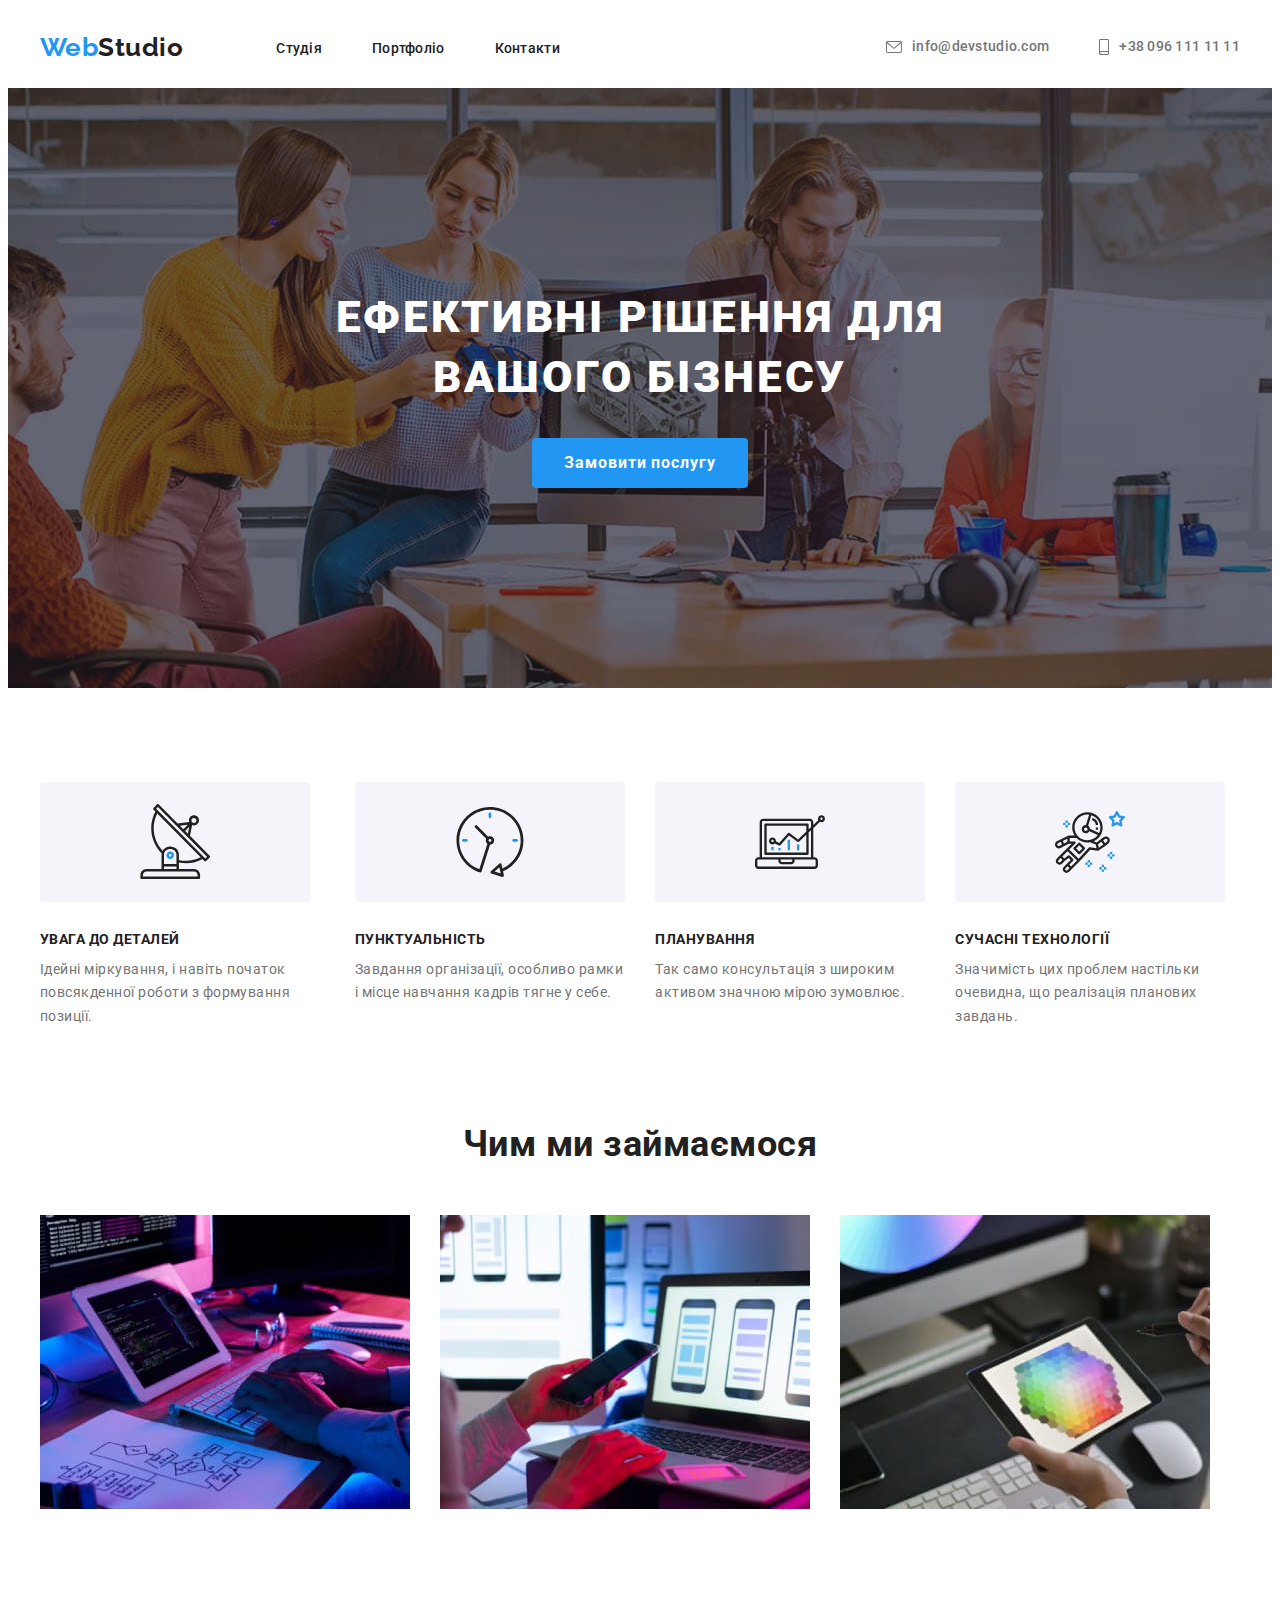
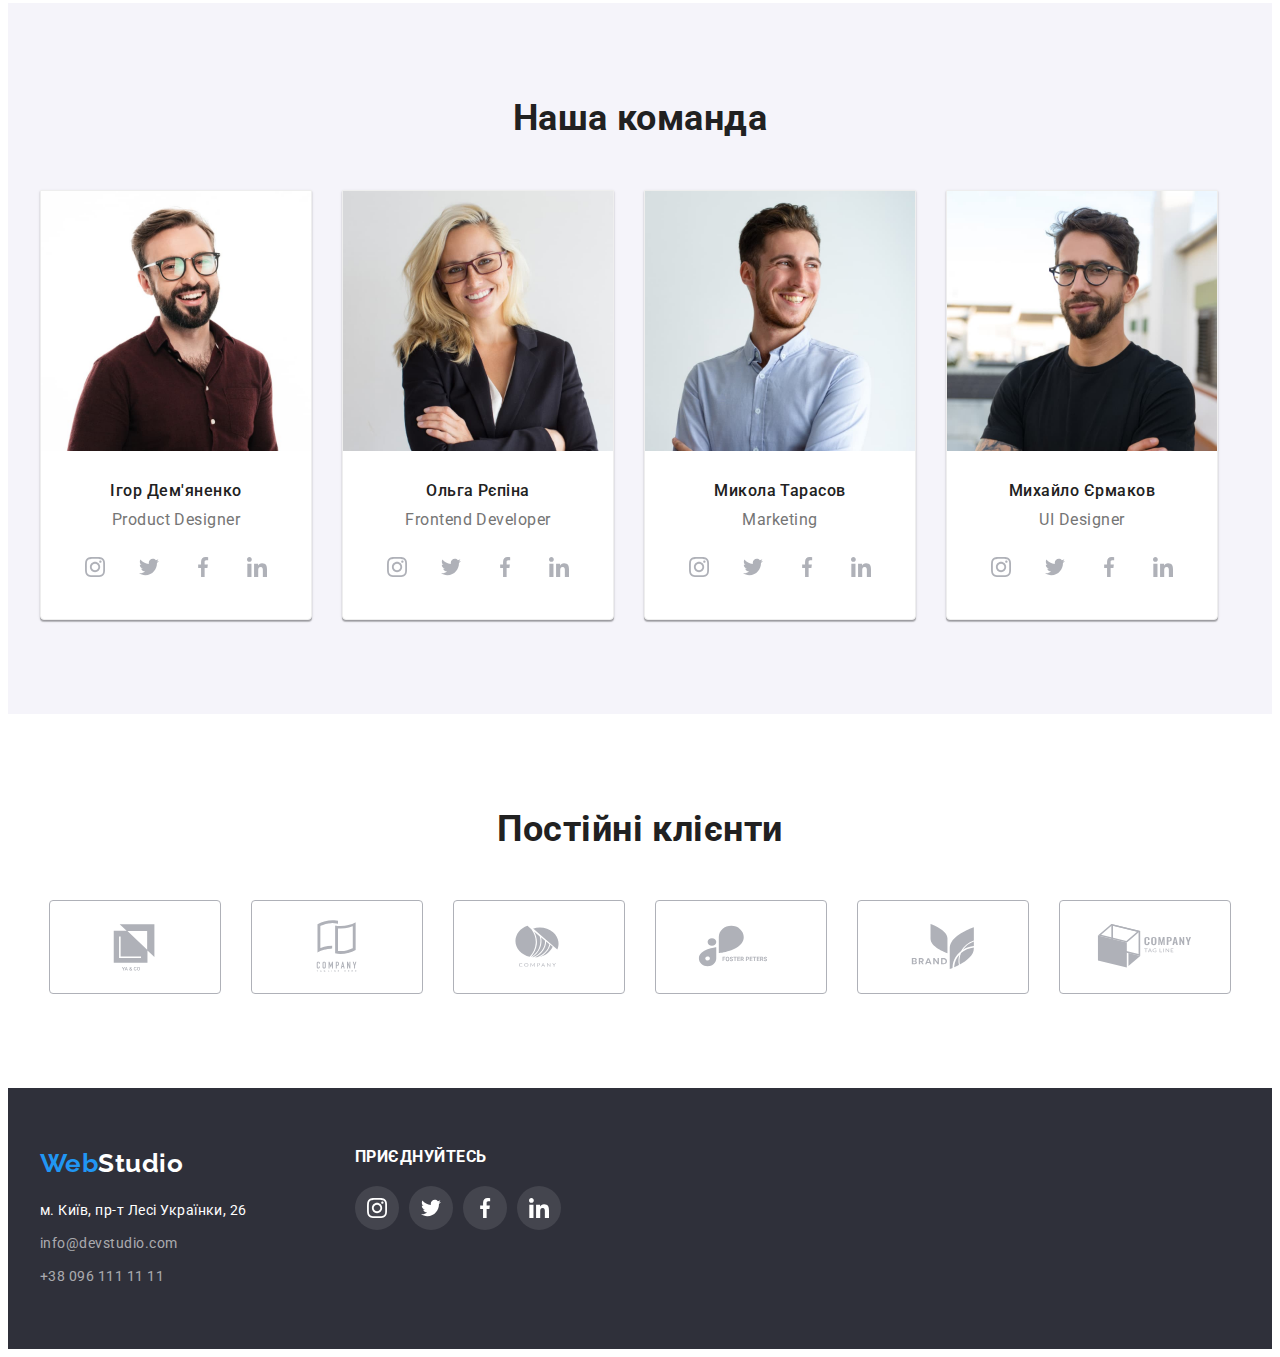
<file: index.html>
<!DOCTYPE html>
<html lang="uk">
  <head>
    <meta charset="UTF-8" />
    <meta http-equiv="X-UA-Compatible" content="IE=edge" />
    <meta name="viewport" content="width=device-width, initial-scale=1.0" />
    <title lang="en">WebStudio</title>
    <link rel="preconnect" href="https://fonts.googleapis.com" />
    <link rel="preconnect" href="https://fonts.gstatic.com" crossorigin />
    <link rel="preconnect" href="https://fonts.googleapis.com" />
    <link rel="preconnect" href="https://fonts.gstatic.com" crossorigin />
    <link
      href="https://fonts.googleapis.com/css2?family=Raleway:wght@700&family=Roboto:wght@400;500;700;900&display=swap"
      rel="stylesheet"
    />
    <link
      rel="stylesheet"
      href="https://cdnjs.cloudflare.com/ajax/libs/modern-normalize/1.1.0/modern-normalize.min.css"
      integrity="sha512-wpPYUAdjBVSE4KJnH1VR1HeZfpl1ub8YT/NKx4PuQ5NmX2tKuGu6U/JRp5y+Y8XG2tV+wKQpNHVUX03MfMFn9Q=="
      crossorigin="anonymous"
      referrerpolicy="no-referrer"
    />
    <link rel="stylesheet" href="./css/styles.css" />
  </head>
  <body>
    <!--HEDER-->
    <header>
      <section class="main-heder">
        <div class="container heder-container">
          <nav class="navigation">
            <a class="logo link" href="./index.html" lang="en">
              <span class="logo-white-item">Web</span>Studio</a
            >
            <ul class="menu list heder-navigation">
              <li class="menu-item">
                <a class="menu-link link" href="./index.html"> Студія</a>
              </li>
              <li class="menu-item">
                <a class="menu-link link" href="./portfolio.html"> Портфоліо</a>
              </li>
              <li class="menu-item">
                <a class="menu-link link" href="#">Контакти</a>
              </li>
            </ul>
          </nav>
          <ul class="contact-list list heder-contact-list">
            <li class="contact-item">
              <a class="contact-item link" href="mailto:info@devstudio.com">
                <svg class="icon-heder" width="16" height="12">
                  <use href="./images/symbol-defs.svg#icon-envelope"></use>
                </svg>
                info@devstudio.com</a
              >
            </li>
            <li class="contact-item">
              <a class="contact-item link" href="tel:+380961111111">
                <svg class="icon-heder" width="10" height="16">
                  <use href="./images/symbol-defs.svg#icon-smartphone"></use>
                </svg>
                +38 096 111 11 11</a
              >
            </li>
          </ul>
        </div>
      </section>
    </header>
    <main>
      <!-- HERO-->
      <section class="banner">
        <div class="container">
          <h1 class="banner-tex">Ефективні рішення для вашого бізнесу</h1>
          <button class="modal-btn" type="button">Замовити послугу</button>
        </div>
      </section>
      <section class="section-margin">
        <div class="container">
          <h2 class="visually-hidden">Наші переваги</h2>
          <ul class="hero-content list">
            <li class="hero-list icon-group">
              <h3 class="hero-title">УВАГА ДО ДЕТАЛЕЙ</h3>
              <p class="hero-item">
                Ідейні міркування, і навіть початок повсякденної роботи з
                формування позиції.
              </p>
            </li>
            <li class="hero-list icon-clock">
              <h3 class="hero-title">ПУНКТУАЛЬНІСТЬ</h3>
              <p class="hero-item">
                Завдання організації, особливо рамки і місце навчання кадрів
                тягне у себе.
              </p>
            </li>
            <li class="hero-list icon-diagram">
              <h3 class="hero-title">ПЛАНУВАННЯ</h3>
              <p class="hero-item">
                Так само консультація з широким активом значною мірою зумовлює.
              </p>
            </li>
            <li class="hero-list icon-astronaut">
              <h3 class="hero-title">СУЧАСНІ ТЕХНОЛОГІЇ</h3>
              <p class="hero-item">
                Значимість цих проблем настільки очевидна, що реалізація
                планових завдань.
              </p>
            </li>
          </ul>
        </div>
      </section>
      <section class="section-work">
        <div class="container">
          <h2 class="hero-title-list">Чим ми займаємося</h2>
          <ul class="about-list list">
            <li>
              <img
                src="./images/work/writ-code.jpg"
                alt="пишуть код"
                width="370"
                height="294"
              />
            </li>
            <li>
              <img
                src="./images/work/check-images-on-phones.jpg"
                alt="звірюють стилі відображення у телефоні"
                width="370"
                height="294"
              />
            </li>
            <li>
              <img
                src="./images/work/compare-the-color-quality.jpg"
                alt="перевіряють якість відображення кольорів"
                width="370"
                height="294"
              />
            </li>
          </ul>
        </div>
      </section>
      <section class="section-margin-team">
        <div class="container">
          <h2 class="hero-title-list">Наша команда</h2>
          <ul class="list team">
            <li class="team-item">
              <img
                src="./images/team/product-designer.jpg"
                alt="Фото дизайнера продукту"
                width="270"
                height="260"
              />
              <div class="name-profession">
                <h3 class="hero-name-list">Ігор Дем'яненко</h3>
                <p class="hero-profession-list" lang="en">Product Designer</p>
                <ul class="team-networks">
                  <li>
                    <a class="team-soc-link" href="">
                      <svg class="icon-soc-team" width="20" height="20">
                        <use
                          href="./images/symbol-defs.svg#icon-instagram"
                        ></use>
                      </svg>
                    </a>
                  </li>
                  <li>
                    <a class="team-soc-link" href="">
                      <svg class="icon-soc-team" width="20" height="20">
                        <use href="./images/symbol-defs.svg#icon-twitter"></use>
                      </svg>
                    </a>
                  </li>
                  <li>
                    <a class="team-soc-link" href="">
                      <svg class="icon-soc-team" width="20" height="20">
                        <use
                          href="./images/symbol-defs.svg#icon-facebook"
                        ></use>
                      </svg>
                    </a>
                  </li>
                  <li>
                    <a class="team-soc-link" href="">
                      <svg class="icon-soc-team" width="20" height="20">
                        <use
                          href="./images/symbol-defs.svg#icon-linkedin"
                        ></use>
                      </svg>
                    </a>
                  </li>
                </ul>
              </div>
            </li>
            <li class="team-item">
              <img
                src="./images/team/frontend-developer.jpg"
                alt="Фото розробника інтерфейсу"
                width="270"
                height="260"
              />
              <div class="name-profession">
                <h3 class="hero-name-list">Ольга Рєпіна</h3>
                <p class="hero-profession-list" lang="en">Frontend Developer</p>
                <ul class="team-networks">
                  <li>
                    <a class="team-soc-link" href="">
                      <svg class="icon-soc-team" width="20" height="20">
                        <use
                          href="./images/symbol-defs.svg#icon-instagram"
                        ></use>
                      </svg>
                    </a>
                  </li>
                  <li>
                    <a class="team-soc-link" href="">
                      <svg class="icon-soc-team" width="20" height="20">
                        <use href="./images/symbol-defs.svg#icon-twitter"></use>
                      </svg>
                    </a>
                  </li>
                  <li>
                    <a class="team-soc-link" href="">
                      <svg class="icon-soc-team" width="20" height="20">
                        <use
                          href="./images/symbol-defs.svg#icon-facebook"
                        ></use>
                      </svg>
                    </a>
                  </li>
                  <li>
                    <a class="team-soc-link" href="">
                      <svg class="icon-soc-team" width="20" height="20">
                        <use
                          href="./images/symbol-defs.svg#icon-linkedin"
                        ></use>
                      </svg>
                    </a>
                  </li>
                </ul>
              </div>
            </li>
            <li class="team-item">
              <img
                src="./images/team/marketing.jpg"
                alt="Фото маркетолога"
                width="270"
                height="260"
              />
              <div class="name-profession">
                <h3 class="hero-name-list">Микола Тарасов</h3>
                <p class="hero-profession-list" lang="en">Marketing</p>
                <ul class="team-networks">
                  <li>
                    <a class="team-soc-link" href="">
                      <svg class="icon-soc-team" width="20" height="20">
                        <use
                          href="./images/symbol-defs.svg#icon-instagram"
                        ></use>
                      </svg>
                    </a>
                  </li>
                  <li>
                    <a class="team-soc-link" href="">
                      <svg class="icon-soc-team" width="20" height="20">
                        <use href="./images/symbol-defs.svg#icon-twitter"></use>
                      </svg>
                    </a>
                  </li>
                  <li>
                    <a class="team-soc-link" href="">
                      <svg class="icon-soc-team" width="20" height="20">
                        <use
                          href="./images/symbol-defs.svg#icon-facebook"
                        ></use>
                      </svg>
                    </a>
                  </li>
                  <li>
                    <a class="team-soc-link" href="">
                      <svg class="icon-soc-team" width="20" height="20">
                        <use
                          href="./images/symbol-defs.svg#icon-linkedin"
                        ></use>
                      </svg>
                    </a>
                  </li>
                </ul>
              </div>
            </li>
            <li class="team-item">
              <img
                src="./images/team/ui-designer.jpg"
                alt="Фото дизайнера інтерфейсу користувача"
                width="270"
                height="260"
              />
              <div class="name-profession">
                <h3 class="hero-name-list">Михайло Єрмаков</h3>
                <p class="hero-profession-list" lang="en">UI Designer</p>
                <ul class="team-networks">
                  <li>
                    <a class="team-soc-link" href="">
                      <svg class="icon-soc-team" width="20" height="20">
                        <use
                          href="./images/symbol-defs.svg#icon-instagram"
                        ></use>
                      </svg>
                    </a>
                  </li>
                  <li>
                    <a class="team-soc-link" href="">
                      <svg class="icon-soc-team" width="20" height="20">
                        <use href="./images/symbol-defs.svg#icon-twitter"></use>
                      </svg>
                    </a>
                  </li>
                  <li>
                    <a class="team-soc-link" href="">
                      <svg class="icon-soc-team" width="20" height="20">
                        <use
                          href="./images/symbol-defs.svg#icon-facebook"
                        ></use>
                      </svg>
                    </a>
                  </li>
                  <li>
                    <a class="team-soc-link" href="">
                      <svg class="icon-soc-team" width="20" height="20">
                        <use
                          href="./images/symbol-defs.svg#icon-linkedin"
                        ></use>
                      </svg>
                    </a>
                  </li>
                </ul>
              </div>
            </li>
          </ul>
        </div>
      </section>
      <section class="section-margin">
        <div class="container">
          <h2 class="hero-title-list">Постійні клієнти</h2>
          <ul class="client-list">
            <li class="client-item">
              <a class="client-link" href="">
                <svg class="icon-client" width="106" height="60">
                  <use href="./images/symbol-defs.svg#icon-logo"></use>
                </svg>
              </a>
            </li>
            <li class="client-item">
              <a class="client-link" href="">
                <svg class="icon-client" width="106" height="60">
                  <use href="./images/symbol-defs.svg#icon-logo-1"></use>
                </svg>
              </a>
            </li>
            <li class="client-item">
              <a class="client-link" href="">
                <svg class="icon-client" width="106" height="60">
                  <use href="./images/symbol-defs.svg#icon-logo-2"></use>
                </svg>
              </a>
            </li>
            <li class="client-item">
              <a class="client-link" href="">
                <svg class="icon-client" width="106" height="60">
                  <use href="./images/symbol-defs.svg#icon-logo-3"></use>
                </svg>
              </a>
            </li>
            <li class="client-item">
              <a class="client-link" href="">
                <svg class="icon-client" width="106" height="60">
                  <use href="./images/symbol-defs.svg#icon-logo-4"></use>
                </svg>
              </a>
            </li>
            <li class="client-item">
              <a class="client-link" href="">
                <svg class="icon-client" width="106" height="60">
                  <use href="./images/symbol-defs.svg#icon-logo-5"></use>
                </svg>
              </a>
            </li>
          </ul>
        </div>
      </section>
    </main>
    <!-- FOOTER-->
    <footer>
      <section class="contact-info-section">
        <div class="container footer-container">
          <div class="contact-weight">
            <a class="logo-dark-item link" href="./index.html" lang="en">
              <span class="logo-white-item">Web</span
              ><span class="logo-dark-item">Studio</span></a
            >
            <address>
              <ul class="list">
                <li class="contact-info">
                  <a
                    class="contact-list-address link"
                    href="https://goo.gl/maps/WyzhJ1hvfshXuvsUA"
                    target="_blank"
                    rel="noopener noreferrer"
                    >м. Київ, пр-т Лесі Українки, 26</a
                  >
                </li>
                <li class="contact-info">
                  <a
                    class="contact-list-link link"
                    href="mailto:info@devstudio.com"
                    >info@devstudio.com</a
                  >
                </li>
                <li class="contact-info">
                  <a class="contact-list-link link" href="tel:+380961111111">
                    +38 096 111 11 11</a
                  >
                </li>
              </ul>
            </address>
          </div>
          <div class="">
            <h3 class="footer-soc-header">приєднуйтесь</h3>
            <ul class="footer-soc-list">
              <li>
                <a class="footer-soc-link" href="">
                  <svg class="footer-soc-icon" width="20" height="20">
                    <use href="./images/symbol-defs.svg#icon-instagram"></use>
                  </svg>
                </a>
              </li>
              <li>
                <a class="footer-soc-link" href="">
                  <svg class="footer-soc-icon" width="20" height="20">
                    <use href="./images/symbol-defs.svg#icon-twitter"></use>
                  </svg>
                </a>
              </li>
              <li>
                <a class="footer-soc-link" href="">
                  <svg class="footer-soc-icon" width="20" height="20">
                    <use href="./images/symbol-defs.svg#icon-facebook"></use>
                  </svg>
                </a>
              </li>
              <li>
                <a class="footer-soc-link" href="">
                  <svg class="footer-soc-icon" width="20" height="20">
                    <use href="./images/symbol-defs.svg#icon-linkedin"></use>
                  </svg>
                </a>
              </li>
            </ul>
          </div>
        </div>
      </section>
    </footer>
  </body>
</html>
</file>
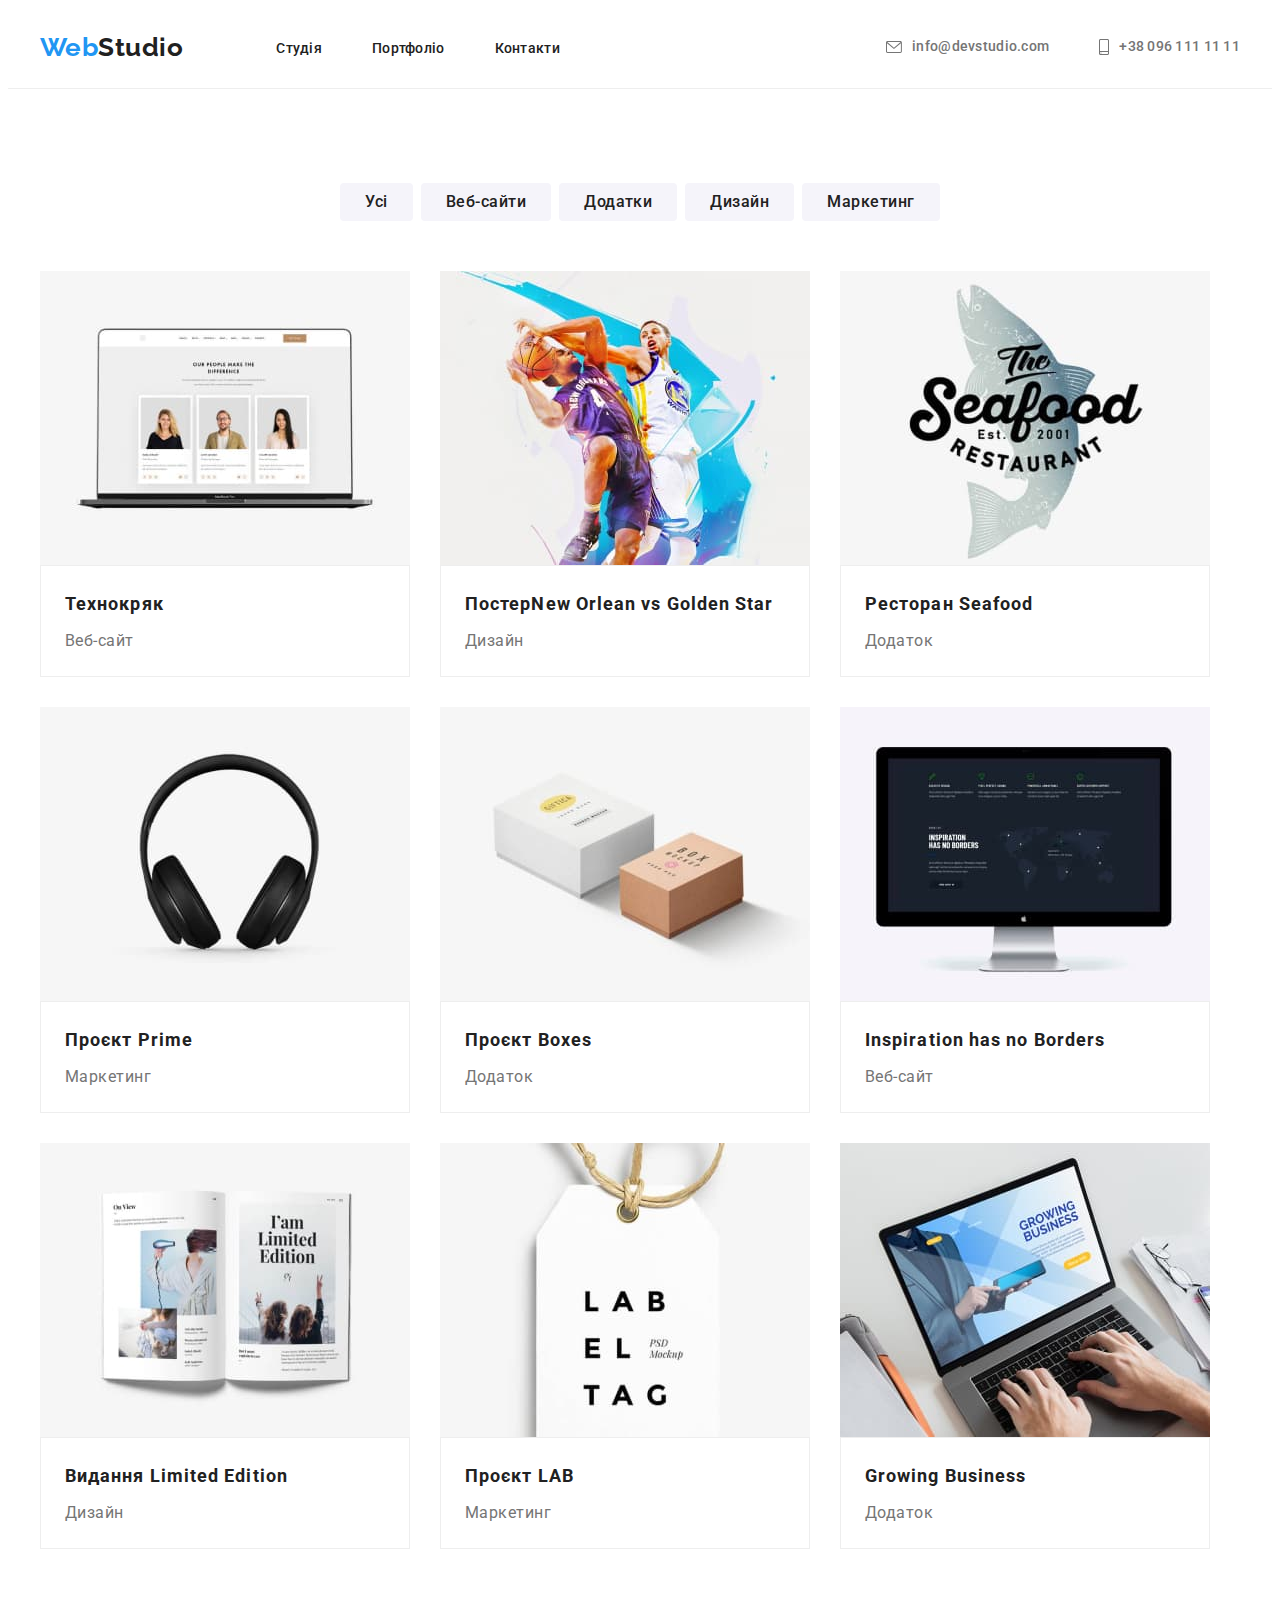
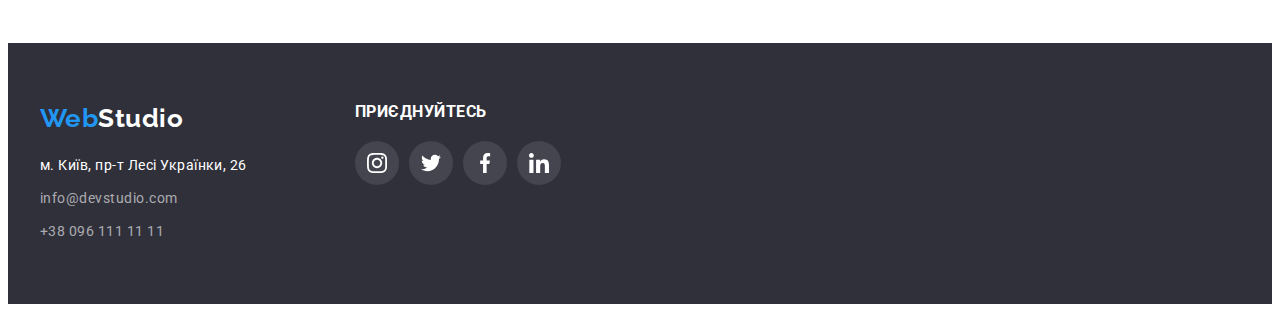
<file: portfolio.html>
<!DOCTYPE html>
<html lang="uk">
  <head>
    <meta charset="UTF-8" />
    <meta http-equiv="X-UA-Compatible" content="IE=edge" />
    <meta name="viewport" content="width=device-width, initial-scale=1.0" />
    <title lang="en">WebStudio</title>
    <link rel="preconnect" href="https://fonts.googleapis.com" />
    <link rel="preconnect" href="https://fonts.gstatic.com" crossorigin />
    <link rel="preconnect" href="https://fonts.googleapis.com" />
    <link rel="preconnect" href="https://fonts.gstatic.com" crossorigin />
    <link
      href="https://fonts.googleapis.com/css2?family=Raleway:wght@700&family=Roboto:wght@400;500;700;900&display=swap"
      rel="stylesheet"
    />
    <link
      rel="stylesheet"
      href="https://cdnjs.cloudflare.com/ajax/libs/modern-normalize/1.1.0/modern-normalize.min.css"
      integrity="sha512-wpPYUAdjBVSE4KJnH1VR1HeZfpl1ub8YT/NKx4PuQ5NmX2tKuGu6U/JRp5y+Y8XG2tV+wKQpNHVUX03MfMFn9Q=="
      crossorigin="anonymous"
      referrerpolicy="no-referrer"
    />
    <link rel="stylesheet" href="./css/styles.css" />
  </head>
  <body>
    <!--HEDER-->
    <header class="main-heder heder-portfolio">
      <div class="container heder-container">
        <nav class="navigation">
          <a class="logo link" href="./index.html" lang="en">
            <span class="logo-white-item">Web</span>Studio</a
          >
          <ul class="menu list heder-navigation">
            <li class="menu-item">
              <a class="menu-link link" href="./index.html"> Студія</a>
            </li>
            <li class="menu-item">
              <a class="menu-link link" href="./portfolio.html"> Портфоліо</a>
            </li>
            <li class="menu-item">
              <a class="menu-link link" href="#">Контакти</a>
            </li>
          </ul>
        </nav>
        <ul class="contact-list list heder-contact-list">
          <li class="contact-item">
            <a class="contact-item link" href="mailto:info@devstudio.com">
              <svg class="icon-heder" width="16" height="12">
                <use href="./images/symbol-defs.svg#icon-envelope"></use>
              </svg>
              info@devstudio.com</a
            >
          </li>
          <li class="contact-item">
            <a class="contact-item link" href="tel:+380961111111">
              <svg class="icon-heder" width="10" height="16">
                <use href="./images/symbol-defs.svg#icon-smartphone"></use>
              </svg>
              +38 096 111 11 11</a
            >
          </li>
        </ul>
      </div>
    </header>
    <!-- HERO-->
    <main>
      <section class="section-margin">
        <div class="container">
          <h1 class="visually-hidden">Фильтри продуктів</h1>
          <ul class="list product">
            <li>
              <button class="modal-filter-btn" type="button">Усі</button>
            </li>
            <li>
              <button class="modal-filter-btn" type="button">Веб-сайти</button>
            </li>
            <li>
              <button class="modal-filter-btn" type="button">Додатки</button>
            </li>
            <li>
              <button class="modal-filter-btn" type="button">Дизайн</button>
            </li>
            <li>
              <button class="modal-filter-btn" type="button">Маркетинг</button>
            </li>
          </ul>
        </div>
        <div class="container">
          <ul class="list product-item">
            <li class="product-list">
              <img
                src="./images/content/technocrack.jpg"
                alt="Фото відображення веб-сайту"
                width="370"
                height="294"
              />
              <div class="product-tex">
                <h2 class="hero-content-list">Технокряк</h2>
                <p class="hero-content-item">Веб-сайт</p>
              </div>
            </li>
            <li class="product-list">
              <img
                src="./images/content/new-orlean-vs-golden-star.jpg"
                alt="Фото з прикладом використання дизайна"
                width="370"
                height="294"
              />
              <div class="product-tex">
                <h2 class="hero-content-list">
                  Постер<span lang="en">New Orlean vs Golden Star</span>
                </h2>
                <p class="hero-content-item">Дизайн</p>
              </div>
            </li>
            <li class="product-list">
              <img
                src="./images/content/restaurant-seafood.jpg"
                alt="Фото з логотопом ресторану"
                width="370"
                height="294"
              />
              <div class="product-tex">
                <h2 class="hero-content-list">
                  Ресторан <span lang="en">Seafood</span>
                </h2>
                <p class="hero-content-item">Додаток</p>
              </div>
            </li>
            <li class="product-list">
              <img
                src="./images/content/project-prime.jpg"
                alt="Фото гарнітури"
                width="370"
                height="294"
              />
              <div class="product-tex">
                <h2 class="hero-content-list">
                  Проєкт <span lang="en">Prime</span>
                </h2>
                <p class="hero-content-item">Маркетинг</p>
              </div>
            </li>
            <li class="product-list">
              <img
                src="./images/content/project-boxes.jpg"
                alt="Фото з коробками"
                width="370"
                height="294"
              />
              <div class="product-tex">
                <h2 class="hero-content-list">
                  Проєкт <span lang="en">Boxes</span>
                </h2>
                <p class="hero-content-item">Додаток</p>
              </div>
            </li>
            <li class="product-list">
              <img
                src="./images/content/inspiration-has-no-borders.jpg"
                alt="Фото відображення веб-сайту на моніторі"
                width="370"
                height="294"
              />
              <div class="product-tex">
                <h2 class="hero-content-list" lang="en">
                  Inspiration has no Borders
                </h2>
                <p class="hero-content-item">Веб-сайт</p>
              </div>
            </li>
            <li class="product-list">
              <img
                src="./images/content/limited-edition.jpg"
                alt="Фото з прикладом дизайна в жулналі"
                width="370"
                height="294"
              />
              <div class="product-tex">
                <h2 class="hero-content-list">
                  Видання <span lang="en">Limited Edition</span>
                </h2>
                <p class="hero-content-item" lang="en">Дизайн</p>
              </div>
            </li>
            <li class="product-list">
              <img
                src="./images/content/project-lab.jpg"
                alt="Фото логотипу проєкту"
                width="370"
                height="294"
              />
              <div class="product-tex">
                <h2 class="hero-content-list">
                  Проєкт <span lang="en">LAB</span>
                </h2>
                <p class="hero-content-item">Маркетинг</p>
              </div>
            </li>
            <li class="product-list">
              <img
                src="./images/content/growing-business.jpg"
                alt="Фото роботи з ноутбуком"
                width="370"
                height="294"
              />
              <div class="product-tex">
                <h2 class="hero-content-list" lang="en">Growing Business</h2>
                <p class="hero-content-item">Додаток</p>
              </div>
            </li>
          </ul>
        </div>
      </section>
    </main>
    <!-- FOOTER-->
    <footer>
      <section class="contact-info-section">
        <div class="container footer-container">
          <div class="contact-weight">
            <a class="logo-dark-item link" href="./index.html" lang="en">
              <span class="logo-white-item">Web</span
              ><span class="logo-dark-item">Studio</span></a
            >
            <address>
              <ul class="list">
                <li class="contact-info">
                  <a
                    class="contact-list-address link"
                    href="https://goo.gl/maps/WyzhJ1hvfshXuvsUA"
                    target="_blank"
                    rel="noopener noreferrer"
                    >м. Київ, пр-т Лесі Українки, 26</a
                  >
                </li>
                <li class="contact-info">
                  <a
                    class="contact-list-link link"
                    href="mailto:info@devstudio.com"
                    >info@devstudio.com</a
                  >
                </li>
                <li class="contact-info">
                  <a class="contact-list-link link" href="tel:+380961111111">
                    +38 096 111 11 11</a
                  >
                </li>
              </ul>
            </address>
          </div>
          <div class="">
            <h3 class="footer-soc-header">приєднуйтесь</h3>
            <ul class="footer-soc-list">
              <li>
                <a class="footer-soc-link" href="">
                  <svg class="footer-soc-icon" width="20" height="20">
                    <use href="./images/symbol-defs.svg#icon-instagram"></use>
                  </svg>
                </a>
              </li>
              <li>
                <a class="footer-soc-link" href="">
                  <svg class="footer-soc-icon" width="20" height="20">
                    <use href="./images/symbol-defs.svg#icon-twitter"></use>
                  </svg>
                </a>
              </li>
              <li>
                <a class="footer-soc-link" href="">
                  <svg class="footer-soc-icon" width="20" height="20">
                    <use href="./images/symbol-defs.svg#icon-facebook"></use>
                  </svg>
                </a>
              </li>
              <li>
                <a class="footer-soc-link" href="">
                  <svg class="footer-soc-icon" width="20" height="20">
                    <use href="./images/symbol-defs.svg#icon-linkedin"></use>
                  </svg>
                </a>
              </li>
            </ul>
          </div>
        </div>
      </section>
    </footer>
  </body>
</html>
</file>
<file: css/styles.css>
:root {
  --primary-font: "Roboto", sans-serif;
  --secondary-font: "Raleway", sans-serif;
  --secondary-color: #757575;
  --accent-color: #212121;
  --effect-color: #2196f3;
  --button-color-effect: #188ce8;
  --text-color-on-dark-fone: #ffffff;
  --dark-fone-banner: #2f303a;
  --contact-color-futer: rgba(255, 255, 255, 0.6);
  --button-color: #f5f4fa;
}

p,
h1,
h2,
h3,
h4,
h5,
h6 {
  margin: 0;
}

ul,
ol {
  margin: 0;
  padding-left: 0;
  list-style: none;
}

address {
  font-style: normal;
  margin-top: 20px;
}

img {
  display: block;
}

body {
  font-family: var(--primary-font);
  color: var(--accent-color);
  letter-spacing: 0.03em;
}

button {
  cursor: pointer;
  border: none;
  letter-spacing: 0.03em;
}

.link {
  text-decoration: none;
  color: inherit;
}

.list {
  list-style: none;
}

.container {
  width: 1200px;
  padding-left: 15px;
  padding-right: 15px;
  /*outline: 2px solid red;*/
  margin: 0 auto;
}

/*==================== HEDER ====================*/

.logo-white-item {
  font-family: var(--secondary-font);
  font-weight: 700;
  font-size: 26px;
  line-height: 1.19;
  color: var(--effect-color);
}

.main-heder {
  padding-top: 24px;
  padding-bottom: 25px;
}

.logo {
  font-family: var(--secondary-font);
  font-weight: 700;
  font-size: 26px;
  line-height: 1.19;
  color: var(--accent-color);

  margin-right: 93px;
}

.contact-info-section {
  background-color: var(--dark-fone-banner);
}

.menu-link {
  font-weight: 500;
  font-size: 14px;
  line-height: 1.14;
  letter-spacing: 0.02em;
}

.menu-link:hover,
.menu-link:focus {
  color: var(--effect-color);
}

.contact-item {
  font-weight: 500;
  font-size: 14px;
  line-height: 1.14;
  letter-spacing: 0.02em;
  color: var(--secondary-color);

  display: flex;
  align-items: center;
}

.contact-item:hover,
.contact-item:focus {
  color: var(--effect-color);
}

.icon-heder {
  fill: var(--secondary-color);
  margin-right: 10px;
}

.contact-item:hover .icon-heder,
.contact-item:focus .icon-heder {
  fill: var(--effect-color);
}

.contact-list {
  margin-left: auto;
}

.heder-container {
  display: flex;
}

.navigation {
  display: flex;
  align-items: center;
}

.heder-navigation {
  display: flex;
  gap: 50px;
}

.heder-contact-list {
  display: flex;
  align-items: center;
  gap: 50px;
}

/*==================== HERO ==================== */

.banner {
  font-family: var(--primary-font);
  background-color: var(--dark-fone-banner);
  text-align: center;
  text-transform: uppercase;
  color: var(--text-color-on-dark-fone);

  background-image: linear-gradient(
      rgba(47, 48, 58, 0.4),
      rgba(47, 48, 58, 0.4)
    ),
    url(../images/heder-baner.jpg);
  background-repeat: no-repeat;
  background-position: center;
  background-size: cover;
  max-width: 1600px;
  padding-top: 200px;
  padding-bottom: 200px;
  margin: 0 auto;
}

.banner-tex {
  font-weight: 900;
  font-size: 44px;
  line-height: 1.36;
  letter-spacing: 0.06em;

  max-width: 696px;
  display: block;
  margin: 0 auto 30px auto;
}

.modal-btn {
  font-family: var(--primary-font);
  font-weight: 700;
  font-size: 16px;
  line-height: 1.88;
  letter-spacing: 0.06em;
  background-color: var(--effect-color);
  color: var(--text-color-on-dark-fone);

  display: block;
  margin: 0 auto;
  width: 216px;
  height: 50px;
  border-radius: 4px;
}

.modal-btn:hover,
.modal-btn:focus {
  background-color: var(--button-color-effect);
}

.section-margin {
  padding-top: 94px;
  padding-bottom: 94px;
}

.visually-hidden {
  position: absolute;
  width: 1px;
  height: 1px;
  margin: -1px;
  padding: 0;
  overflow: hidden;
  clip: rect(0 0 0 0);
}

.hero-content {
  display: flex;
  gap: 30px;
}

.hero-title {
  font-weight: 700;
  font-size: 14px;
  line-height: 1.14;
  text-transform: uppercase;
  color: var(--accent-color);

  margin-bottom: 10px;
}

.hero-list::before {
  display: block;
  background-repeat: no-repeat;
  background-color: var(--button-color);
  border-radius: 4px;
  background-position: center;
  content: "";
  width: 270px;
  height: 120px;
}

.icon-group::before {
  background-image: url(../images/group.svg);
  background-size: 70px;
  margin-bottom: 30px;
}

.icon-clock::before {
  background-image: url(../images/clock.svg);
  background-size: 70px;
  margin-bottom: 30px;
}

.icon-diagram::before {
  background-image: url(../images/diagram.svg);
  background-size: 70px;
  margin-bottom: 30px;
}

.icon-astronaut::before {
  background-image: url(../images/astronaut.svg);
  background-size: 70px;
  margin-bottom: 30px;
}

.hero-item {
  font-size: 14px;
  line-height: 1.71;
  color: var(--secondary-color);
}

.section-work {
  padding-bottom: 94px;
}

.section-margin-team {
  padding-top: 94px;
  padding-bottom: 94px;
  background-color: var(--button-color);
}

.hero-title-list {
  font-weight: 700;
  font-size: 36px;
  line-height: 1.17;
  color: var(--accent-color);
  margin-bottom: 50px;
  text-align: center;
}

.about-list {
  display: flex;
  gap: 30px;
}

.team {
  display: flex;
  gap: 30px;
}

.team-item {
  width: calc(100%-120px) / 4;
  border: 1px solid #eeeeee;
  background-color: var(--text-color-on-dark-fone);
  box-shadow: 0px 1px 3px rgba(0, 0, 0, 0.12), 0px 1px 1px rgba(0, 0, 0, 0.14),
    0px 2px 1px rgba(0, 0, 0, 0.2);
  border-radius: 0px 0px 4px 4px;
}

.name-profession {
  text-align: center;
  padding-top: 30px;
  padding-bottom: 30px;
}

.hero-name-list {
  font-weight: 500;
  font-size: 16px;
  line-height: 1.19;
  color: var(--accent-color);
  margin-bottom: 10px;
}

.hero-profession-list {
  font-size: 16px;
  line-height: 1.19;
  color: var(--secondary-color);
  margin-bottom: 16px;
}

.team-networks {
  display: flex;
  gap: 10px;
  justify-content: center;
}

.team-soc-link {
  width: 44px;
  height: 44px;
  display: flex;
  align-items: center;
  justify-content: center;
}

.icon-soc-team {
  fill: #afb1b8;
}

.team-soc-link:hover,
.team-soc-link:focus {
  border-radius: 50%;
  background-color: var(--effect-color);
}

.team-soc-link:hover .icon-soc-team,
.team-soc-link:focus .icon-soc-team {
  fill: var(--text-color-on-dark-fone);
}

.client-list {
  display: flex;
  gap: 30px;
  justify-content: center;
}

/*.client-item {
  width: 170px;
  height: 92px;
}*/

.client-link {
  display: flex;
  justify-content: center;
  border: 1px solid #afb1b8;
  border-radius: 4px;
  width: 170px;
  height: 92px;
  align-items: center;
}

.icon-client {
  fill: #afb1b8;
}

.client-link:hover,
.client-link:focus {
  border-color: var(--button-color-effect);
}

.client-link:hover .icon-client,
.client-link:focus .icon-client {
  fill: var(--button-color-effect);
}

/* ==================== PORTFOLIO ==================== */

.heder-portfolio {
  border-bottom: 1px solid #eeeeee;
}

.product {
  display: flex;
  gap: 8px;
  justify-content: center;
  margin-bottom: 50px;
}

.modal-filter-btn {
  font-family: var(--primary-font);
  font-weight: 500;
  font-size: 16px;
  line-height: 1.62;
  background-color: var(--button-color);
  color: var(--accent-color);

  padding: 6px 25px;
  border-radius: 4px;
}

.modal-filter-btn:hover,
.modal-filter-btn:focus {
  background-color: var(--button-color-effect);
  color: var(--text-color-on-dark-fone);
}

.product-item {
  display: flex;
  flex-wrap: wrap;
  gap: 30px;
}

.product-item-width {
  width: calc(100%-60) / 3;
}

.product-list:hover,
.product-list:focus {
  box-shadow: 0px 1px 1px rgba(0, 0, 0, 0.12), 0px 4px 4px rgba(0, 0, 0, 0.06),
    1px 4px 6px rgba(0, 0, 0, 0.16);
}

.product-tex {
  padding: 20px 24px;
  border: 1px solid #eeeeee;
}

.hero-content-list {
  font-weight: 700;
  font-size: 18px;
  line-height: 2;
  letter-spacing: 0.06em;
  color: var(--accent-color);
  /*text-align: center;*/
  margin-bottom: 4px;
}

.hero-content-item {
  font-size: 16px;
  line-height: 1.88;
  color: var(--secondary-color);
}

/* ==================== CONTACT INFO ==================== */

.contact-info-section {
  padding-top: 60px;
  padding-bottom: 60px;
}

.footer-container {
  display: flex;
}

.logo-dark-item {
  font-family: var(--secondary-font);
  font-weight: 700;
  font-size: 26px;
  line-height: 1.19;
  color: var(--text-color-on-dark-fone);
}

.contact-info:nth-child(-n + 2) {
  margin-bottom: 9px;
}

.contact-list-link {
  /*font-style: normal;*/
  font-weight: 400;
  font-size: 14px;
  line-height: 1.71;
  /*background-color: var(--dark-fone-banner);*/
  color: var(--contact-color-futer);
}

.contact-list-link:hover,
.contact-list-link:focus {
  color: var(--effect-color);
}

.contact-list-address:hover,
.contact-list-address:focus {
  color: var(--effect-color);
}

.contact-list-address {
  font-weight: 400;
  font-size: 14px;
  line-height: 1.71;
  /*background-color: var(--dark-fone-banner);*/
  color: var(--text-color-on-dark-fone);
}

.contact-weight {
  width: 245px;
  margin-right: 70px;
}

.footer-soc-header {
  font-weight: 700;
  font-size: 16px;
  line-height: 1.14;
  color: var(--text-color-on-dark-fone);
  margin-bottom: 20px;
  text-transform: uppercase;
}

.footer-soc-list {
  display: flex;
  gap: 10px;
}

.footer-soc-link {
  width: 44px;
  height: 44px;
  display: flex;
  align-items: center;
  justify-content: center;
  border-radius: 50%;
  background: rgba(255, 255, 255, 0.1);
}

.footer-soc-icon {
  fill: var(--text-color-on-dark-fone);
}

.footer-soc-link:hover,
.footer-soc-link:focus {
  background-color: var(--effect-color);
}
</file>
